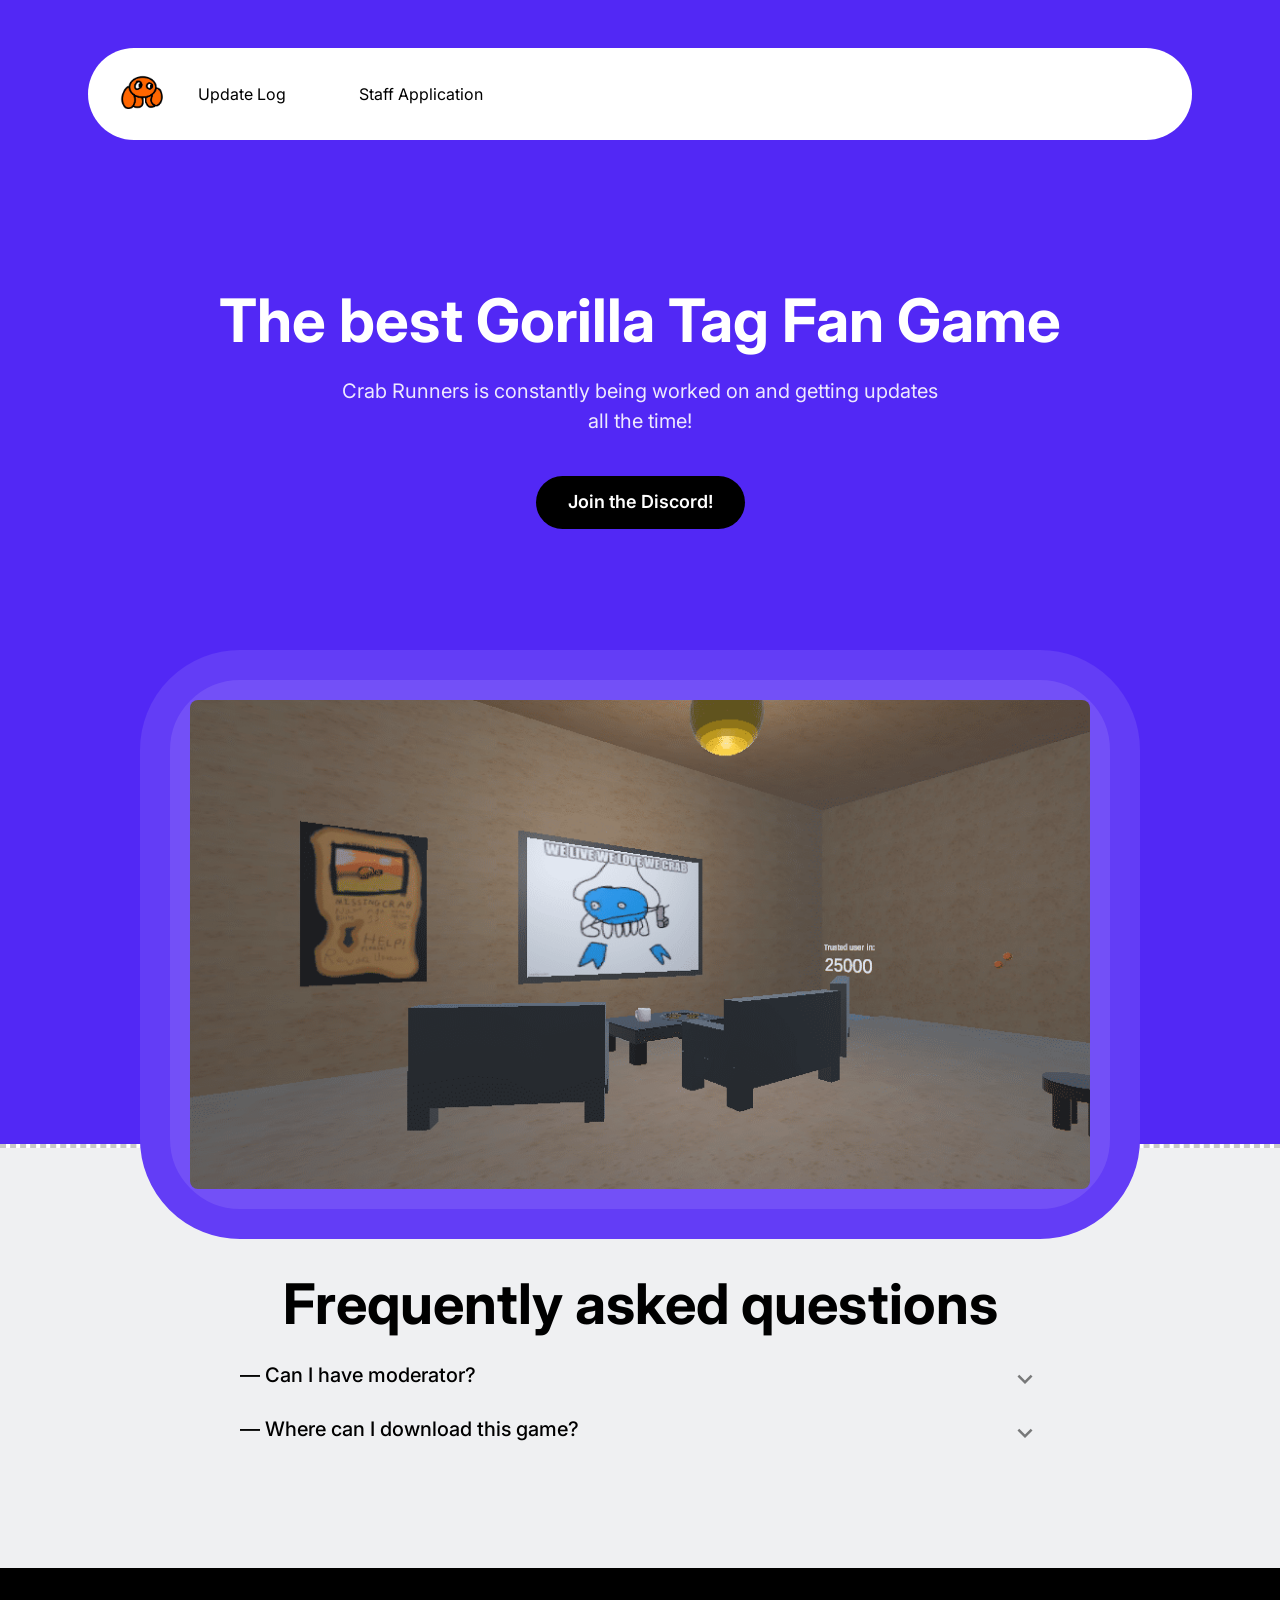
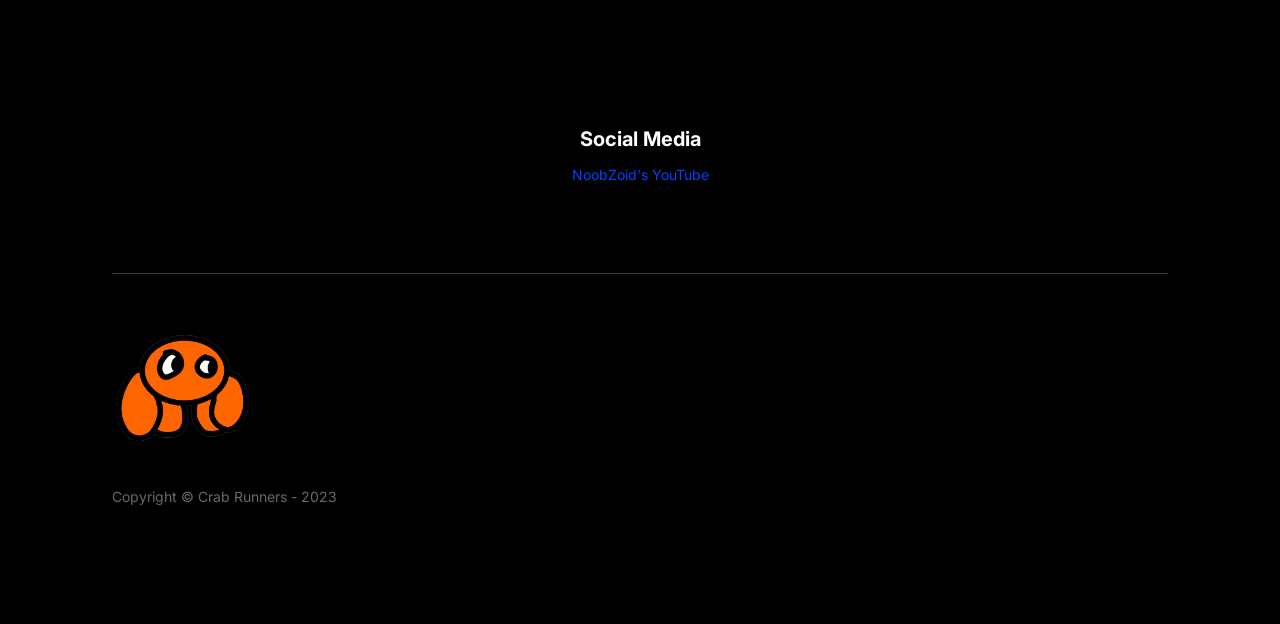
<file: index.html>
<!DOCTYPE html>
<html lang="en">
  <head>
    <title>Crab Runners</title>
    <meta property="og:title" content="Crab Runners" />
    <meta name="viewport" content="width=device-width, initial-scale=1.0" />
    <meta charset="utf-8" />
    <meta property="twitter:card" content="summary_large_image" />

    <style data-tag="reset-style-sheet">
      html {  line-height: 1.15;}body {  margin: 0;}* {  box-sizing: border-box;  border-width: 0;  border-style: solid;}p,li,ul,pre,div,h1,h2,h3,h4,h5,h6,figure,blockquote,figcaption {  margin: 0;  padding: 0;}button {  background-color: transparent;}button,input,optgroup,select,textarea {  font-family: inherit;  font-size: 100%;  line-height: 1.15;  margin: 0;}button,select {  text-transform: none;}button,[type="button"],[type="reset"],[type="submit"] {  -webkit-appearance: button;}button::-moz-focus-inner,[type="button"]::-moz-focus-inner,[type="reset"]::-moz-focus-inner,[type="submit"]::-moz-focus-inner {  border-style: none;  padding: 0;}button:-moz-focus,[type="button"]:-moz-focus,[type="reset"]:-moz-focus,[type="submit"]:-moz-focus {  outline: 1px dotted ButtonText;}a {  color: inherit;  text-decoration: inherit;}input {  padding: 2px 4px;}img {  display: block;}html { scroll-behavior: smooth  }
    </style>
    <style data-tag="default-style-sheet">
      html {
        font-family: Inter;
        font-size: 16px;
      }

      body {
        font-weight: 400;
        font-style:normal;
        text-decoration: none;
        text-transform: none;
        letter-spacing: normal;
        line-height: 1.15;
        color: var(--dl-color-gray-black);
        background-color: var(--dl-color-gray-white);

      }
    </style>
    <link
      rel="stylesheet"
      href="https://fonts.googleapis.com/css2?family=Inter:wght@100;200;300;400;500;600;700;800;900&amp;display=swap"
      data-tag="font"
    />
    <style>
       body::-webkit-scrollbar {
         width: 0.5em;
         z-index: 100;
         background-color:transparent;
       }


      body::-webkit-scrollbar-thumb {
         background-color:white;
         box-shadow:0 -100vh 0 100vh #5128f5;//magic
       }
    </style>
  </head>
  <body>
    <link rel="stylesheet" href="./style.css" />
    <div>
      <link href="./index.css" rel="stylesheet" />

      <div class="home-container">
        <section class="home-hero">
          <div class="home-menu">
            <div id="mobile-menu" class="home-mobile-navigation">
              <img
                alt="pastedImage"
                src="public/logos/untitled183-removebg-preview%20(2)-1500h.png"
                class="home-logo"
              />
              <div class="home-links">
                <a href="update-log.html" class="home-navlink Link">
                  Update Log
                </a>
                <a href="staff-application.html" class="home-navlink1 Link">
                  Staff Application
                </a>
              </div>
              <div id="close-mobile-menu" class="home-close-mobile-menu">
                <svg viewBox="0 0 804.5714285714286 1024" class="home-icon">
                  <path
                    d="M741.714 755.429c0 14.286-5.714 28.571-16 38.857l-77.714 77.714c-10.286 10.286-24.571 16-38.857 16s-28.571-5.714-38.857-16l-168-168-168 168c-10.286 10.286-24.571 16-38.857 16s-28.571-5.714-38.857-16l-77.714-77.714c-10.286-10.286-16-24.571-16-38.857s5.714-28.571 16-38.857l168-168-168-168c-10.286-10.286-16-24.571-16-38.857s5.714-28.571 16-38.857l77.714-77.714c10.286-10.286 24.571-16 38.857-16s28.571 5.714 38.857 16l168 168 168-168c10.286-10.286 24.571-16 38.857-16s28.571 5.714 38.857 16l77.714 77.714c10.286 10.286 16 24.571 16 38.857s-5.714 28.571-16 38.857l-168 168 168 168c10.286 10.286 16 24.571 16 38.857z"
                  ></path>
                </svg>
              </div>
            </div>
            <div class="home-desktop-navigation">
              <nav class="home-centered">
                <div class="home-left">
                  <img
                    alt="pastedImage"
                    src="public/logos/untitled183-removebg-preview%20(2)-1500h.png"
                    class="home-logo1"
                  />
                  <a href="update-log.html" class="home-navlink2">
                    <div class="home-links1">
                      <span class="Link">Update Log</span>
                    </div>
                  </a>
                  <a href="staff-application.html" class="home-navlink3">
                    <div class="home-links2">
                      <span class="Link">Staff Application</span>
                    </div>
                  </a>
                </div>
                <div class="home-right">
                  <div id="open-mobile-menu" class="home-burger-menu">
                    <img
                      alt="pastedImage"
                      src="public/pastedimage-yxbd.svg"
                      class="home-mobile-menu-button"
                    />
                  </div>
                </div>
              </nav>
            </div>
            <div>
              <div class="home-container2">
                <script>
                  /*
                  Mobile menu - Code Embed
                  */

                  // Mobile menu
                  const mobileMenu = document.querySelector('#mobile-menu')

                  // Buttons
                  const closeButton = document.querySelector('#close-mobile-menu')
                  const openButton = document.querySelector('#open-mobile-menu')

                  // On openButton click, set the mobileMenu position left to -100vw
                  openButton.addEventListener('click', function() {
                      mobileMenu.style.transform = 'translateX(0%)'
                  })

                  // On closeButton click, set the mobileMenu position to 0vw
                  closeButton.addEventListener('click', function() {
                      mobileMenu.style.transform = 'translateX(100%)'
                  })
                </script>
              </div>
            </div>
          </div>
          <header class="home-header">
            <h1 class="home-text02">The best Gorilla Tag Fan Game</h1>
            <p class="home-text03">
              <span>
                Crab Runners is constantly being worked on and getting updates
                all the time!
              </span>
              <br />
            </p>
            <a
              href="https://discord.gg/qR9wSbZszw"
              target="_blank"
              rel="noreferrer noopener"
              class="home-link"
            >
              <div class="home-get-started">
                <span class="home-text06">Join the Discord!</span>
              </div>
            </a>
          </header>
          <div class="home-dashboard-preview">
            <div class="home-outline">
              <img
                alt="pastedImage"
                src="public/GamePhotos/image_2023-09-30_110210720-1200h.png"
                loading="lazy"
                class="home-image"
              />
            </div>
          </div>
        </section>
        <section class="home-banners"></section>
        <section class="home-faq">
          <div class="home-heading">
            <span class="home-text07 title">Frequently asked questions</span>
          </div>
          <div class="home-accordion">
            <div data-faq="closed" class="accordionContainer">
              <div class="home-header1">
                <span class="home-text08">— Can I have moderator?</span>
                <svg viewBox="0 0 1024 1024" class="accordionIcon">
                  <path
                    d="M316 366l196 196 196-196 60 60-256 256-256-256z"
                  ></path>
                </svg>
              </div>
              <div class="accordionContent">
                <span class="home-text09">
                  You can join the Discord and apply, but don't ask for it!
                </span>
              </div>
            </div>
            <div class="accordionContainer">
              <div class="home-header2">
                <span class="home-text10">
                  — Where can I download this game?
                </span>
                <svg viewBox="0 0 1024 1024" class="accordionIcon">
                  <path
                    d="M316 366l196 196 196-196 60 60-256 256-256-256z"
                  ></path>
                </svg>
              </div>
              <div class="accordionContent">
                <a
                  href="https://www.meta.com/experiences/6450474335041918"
                  target="_blank"
                  rel="noreferrer noopener"
                  class="home-link1"
                >
                  <span>You can download this game on App Lab! Click</span>
                  <span class="home-text12">here</span>
                  <span>to download it.</span>
                </a>
              </div>
            </div>
          </div>
          <div>
            <div class="home-container4">
              <script>
                // Accordion - Code Embed

                const accordionContainers = document.querySelectorAll('.accordionContainer'); // All accordion containers
                const accordionContents = document.querySelectorAll('.accordionContent'); // All accordion content
                const accordionIcons = document.querySelectorAll('.accordionIcon'); // All accordion icons

                accordionContents.forEach((accordionContent) => {
                    accordionContent.style.display = 'none'; //Hides all accordion contents
                });

                accordionContainers.forEach((accordionContainer, index) => {
                    accordionContainer.addEventListener('click', () => {
                        accordionContents.forEach((accordionContent) => {
                            accordionContent.style.display = 'none'; //Hides all accordion contents
                        });

                        accordionIcons.forEach((accordionIcon) => {
                            accordionIcon.style.transform = 'rotate(0deg)'; // Resets all icon transforms to 0deg (default)
                        });

                        if (accordionContainer.classList.contains('accordion-open')) { // Checks if this container has class 'accordion-open'
                            accordionContainer.classList.remove('accordion-open'); // Removes class 'accordion-open'
                        } else {
                            accordionContainers.forEach((accordionContainer) => {
                                accordionContainer.classList.remove('accordion-open'); // Removes class 'accordion-open' from all containers
                            });

                            accordionContainer.classList.add('accordion-open'); // Adds class 'accordion-open' to this container
                            accordionContents[index].style.display = 'flex'; // Shows accordion content
                            accordionIcons[index].style.transform = 'rotate(180deg)'; // Rotates accordion icon 180deg
                        }
                    });
                });

                /*
                Here's what the above is doing:
                    1. Selects all accordion containers, contents, and icons
                    2. Hides all accordion contents
                    3. Adds an event listener to each accordion container
                    4. When an accordion container is clicked, it:
                        - Hides all accordion contents
                        - Resets all icon transforms to 0deg (default)
                        - Checks if this container has class 'accordion-open'
                            - If it does, it removes class 'accordion-open'
                            - If it doesn't, it:
                                - Removes class 'accordion-open' from all containers
                                - Adds class 'accordion-open' to this container
                                - Shows accordion content
                                - Rotates accordion icon 180deg
                */
              </script>
            </div>
          </div>
        </section>
        <footer class="home-footer">
          <div class="home-top">
            <div class="home-right1">
              <div class="home-category">
                <span class="home-text14">Social Media</span>
                <div class="home-links3">
                  <a
                    href="https://youtube.com/noobzoid"
                    target="_blank"
                    rel="noreferrer noopener"
                    class="home-link2"
                  >
                    NoobZoid's YouTube
                  </a>
                </div>
              </div>
            </div>
          </div>
          <div class="home-bottom">
            <img
              alt="pastedImage"
              src="public/logos/untitled183-removebg-preview%20(2)-1500h.png"
              class="home-branding"
            />
            <span class="home-text15">Copyright © Crab Runners - 2023</span>
          </div>
        </footer>
      </div>
    </div>
  </body>
</html>
</file>
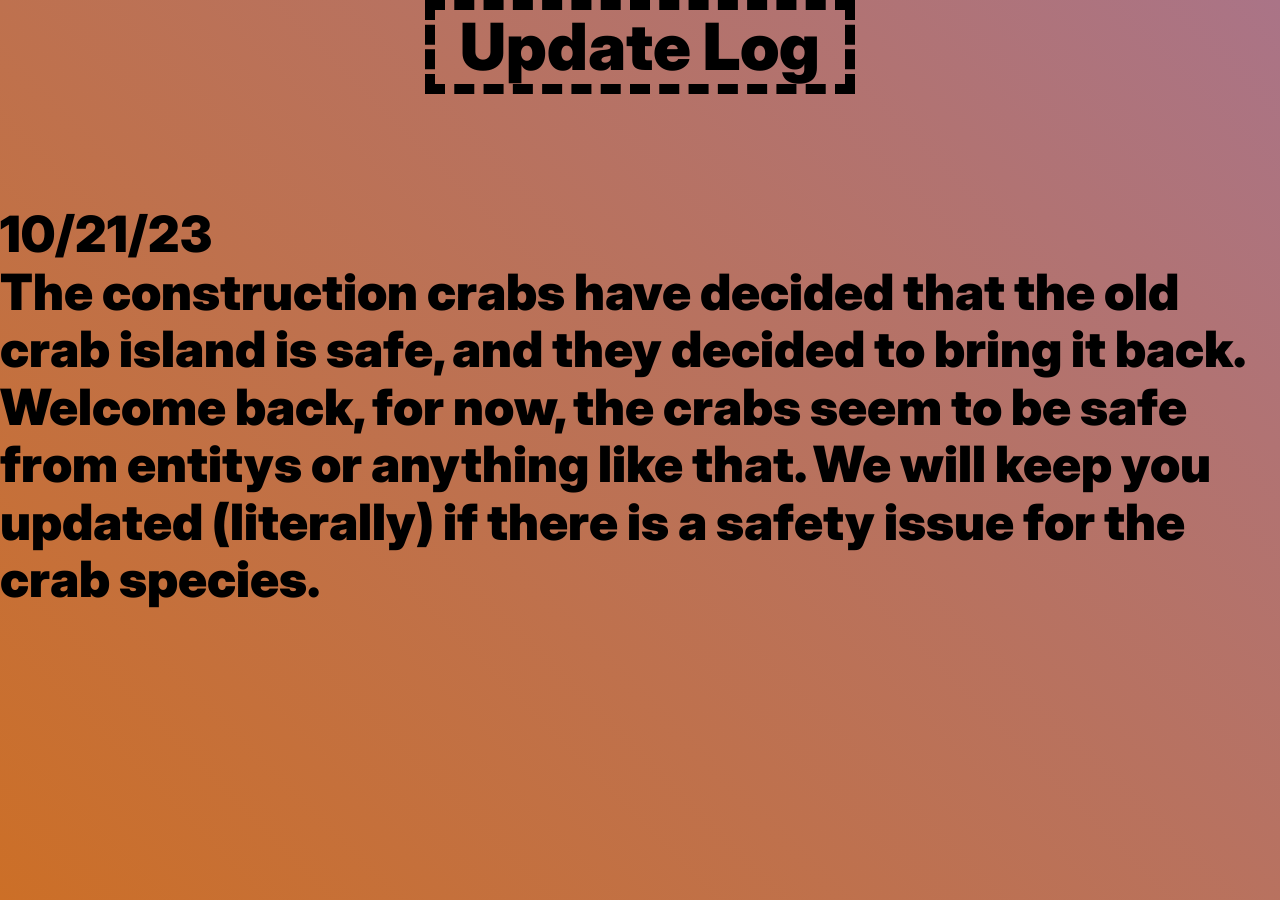
<file: update-log.html>
<!DOCTYPE html>
<html lang="en">
  <head>
    <title>Update-Log - Crab Runners</title>
    <meta property="og:title" content="Update-Log - Crab Runners" />
    <meta name="viewport" content="width=device-width, initial-scale=1.0" />
    <meta charset="utf-8" />
    <meta property="twitter:card" content="summary_large_image" />

    <style data-tag="reset-style-sheet">
      html {  line-height: 1.15;}body {  margin: 0;}* {  box-sizing: border-box;  border-width: 0;  border-style: solid;}p,li,ul,pre,div,h1,h2,h3,h4,h5,h6,figure,blockquote,figcaption {  margin: 0;  padding: 0;}button {  background-color: transparent;}button,input,optgroup,select,textarea {  font-family: inherit;  font-size: 100%;  line-height: 1.15;  margin: 0;}button,select {  text-transform: none;}button,[type="button"],[type="reset"],[type="submit"] {  -webkit-appearance: button;}button::-moz-focus-inner,[type="button"]::-moz-focus-inner,[type="reset"]::-moz-focus-inner,[type="submit"]::-moz-focus-inner {  border-style: none;  padding: 0;}button:-moz-focus,[type="button"]:-moz-focus,[type="reset"]:-moz-focus,[type="submit"]:-moz-focus {  outline: 1px dotted ButtonText;}a {  color: inherit;  text-decoration: inherit;}input {  padding: 2px 4px;}img {  display: block;}html { scroll-behavior: smooth  }
    </style>
    <style data-tag="default-style-sheet">
      html {
        font-family: Inter;
        font-size: 16px;
      }

      body {
        font-weight: 400;
        font-style:normal;
        text-decoration: none;
        text-transform: none;
        letter-spacing: normal;
        line-height: 1.15;
        color: var(--dl-color-gray-black);
        background-color: var(--dl-color-gray-white);

      }
    </style>
    <link
      rel="stylesheet"
      href="https://fonts.googleapis.com/css2?family=Inter:wght@100;200;300;400;500;600;700;800;900&amp;display=swap"
      data-tag="font"
    />
    <style>
       body::-webkit-scrollbar {
         width: 0.5em;
         z-index: 100;
         background-color:transparent;
       }


      body::-webkit-scrollbar-thumb {
         background-color:white;
         box-shadow:0 -100vh 0 100vh #5128f5;//magic
       }
    </style>
  </head>
  <body>
    <link rel="stylesheet" href="./style.css" />
    <div>
      <link href="./update-log.css" rel="stylesheet" />

      <div class="update-log-container">
        <h1 class="update-log-text">
          <span class="update-log-text1">Update Log</span>
          <br />
        </h1>
        <span class="update-log-text3">
          <span>10/21/23</span>
          <br />
          <span>
            The construction crabs have decided that the old crab island is
            safe, and they decided to bring it back. Welcome back, for now, the
            crabs seem to be safe from entitys or anything like that. We will
            keep you updated (literally) if there is a safety issue for the crab
            species.
          </span>
          <br />
        </span>
      </div>
    </div>
  </body>
</html>
</file>
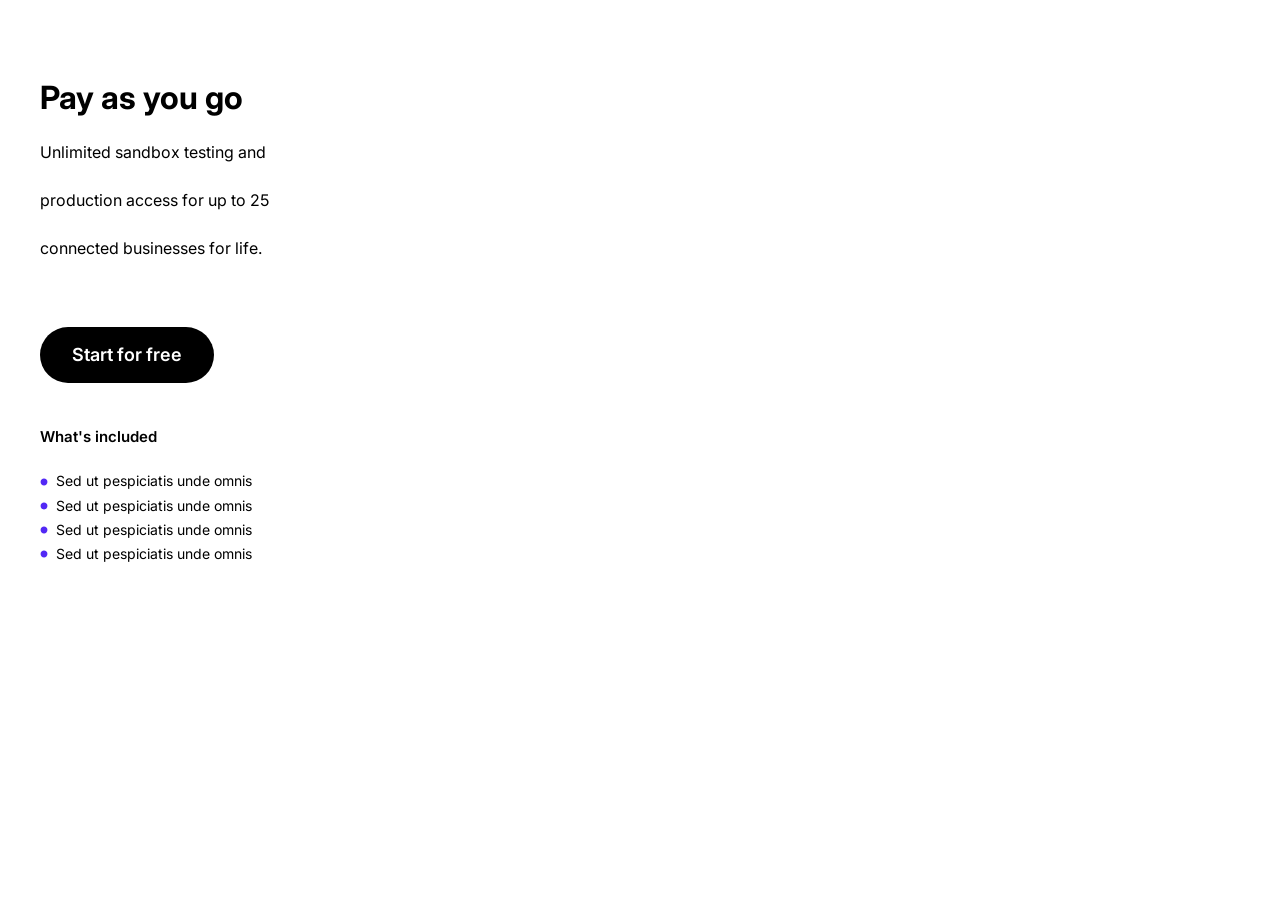
<file: components/card.html>
<!DOCTYPE html>
<html lang="en">
  <head>
    <title>Crab Runners</title>
    <meta name="viewport" content="width=device-width, initial-scale=1.0" />
    <meta charset="utf-8" />
    <meta property="twitter:card" content="summary_large_image" />

    <style data-tag="reset-style-sheet">
      html {  line-height: 1.15;}body {  margin: 0;}* {  box-sizing: border-box;  border-width: 0;  border-style: solid;}p,li,ul,pre,div,h1,h2,h3,h4,h5,h6,figure,blockquote,figcaption {  margin: 0;  padding: 0;}button {  background-color: transparent;}button,input,optgroup,select,textarea {  font-family: inherit;  font-size: 100%;  line-height: 1.15;  margin: 0;}button,select {  text-transform: none;}button,[type="button"],[type="reset"],[type="submit"] {  -webkit-appearance: button;}button::-moz-focus-inner,[type="button"]::-moz-focus-inner,[type="reset"]::-moz-focus-inner,[type="submit"]::-moz-focus-inner {  border-style: none;  padding: 0;}button:-moz-focus,[type="button"]:-moz-focus,[type="reset"]:-moz-focus,[type="submit"]:-moz-focus {  outline: 1px dotted ButtonText;}a {  color: inherit;  text-decoration: inherit;}input {  padding: 2px 4px;}img {  display: block;}html { scroll-behavior: smooth  }
    </style>
    <style data-tag="default-style-sheet">
      html {
        font-family: Inter;
        font-size: 16px;
      }

      body {
        font-weight: 400;
        font-style:normal;
        text-decoration: none;
        text-transform: none;
        letter-spacing: normal;
        line-height: 1.15;
        color: var(--dl-color-gray-black);
        background-color: var(--dl-color-gray-white);

      }
    </style>
    <link
      rel="stylesheet"
      href="https://fonts.googleapis.com/css2?family=Inter:wght@100;200;300;400;500;600;700;800;900&amp;display=swap"
      data-tag="font"
    />
    <style>
       body::-webkit-scrollbar {
         width: 0.5em;
         z-index: 100;
         background-color:transparent;
       }


      body::-webkit-scrollbar-thumb {
         background-color:white;
         box-shadow:0 -100vh 0 100vh #5128f5;//magic
       }
    </style>
  </head>
  <body>
    <link rel="stylesheet" href="../style.css" />
    <div>
      <link href="./card.css" rel="stylesheet" />
      <div class="card-card">
        <span class="card-text"><span>Pay as you go</span></span>
        <span class="card-text01">
          <span>Unlimited sandbox testing and</span>
          <br class="card-text03" />
          <br />
          <span>production access for up to 25</span>
          <br class="card-text06" />
          <br />
          <span>connected businesses for life.</span>
        </span>
        <div class="card-get-started">
          <span class="card-text09"><span>Start for free</span></span>
        </div>
        <span class="card-text10"><span>What's included</span></span>
        <div class="card-bullet-points">
          <div class="card-point">
            <svg viewBox="0 0 877.7142857142857 1024" class="card-icon">
              <path
                d="M877.714 512c0 242.286-196.571 438.857-438.857 438.857s-438.857-196.571-438.857-438.857 196.571-438.857 438.857-438.857 438.857 196.571 438.857 438.857z"
              ></path>
            </svg>
            <span class="card-text11">
              <span>Sed ut pespiciatis unde omnis</span>
            </span>
          </div>
          <div class="card-point1">
            <svg viewBox="0 0 877.7142857142857 1024" class="card-icon2">
              <path
                d="M877.714 512c0 242.286-196.571 438.857-438.857 438.857s-438.857-196.571-438.857-438.857 196.571-438.857 438.857-438.857 438.857 196.571 438.857 438.857z"
              ></path>
            </svg>
            <span class="card-text12">
              <span>Sed ut pespiciatis unde omnis</span>
            </span>
          </div>
          <div class="card-point2">
            <svg viewBox="0 0 877.7142857142857 1024" class="card-icon4">
              <path
                d="M877.714 512c0 242.286-196.571 438.857-438.857 438.857s-438.857-196.571-438.857-438.857 196.571-438.857 438.857-438.857 438.857 196.571 438.857 438.857z"
              ></path>
            </svg>
            <span class="card-text13">
              <span>Sed ut pespiciatis unde omnis</span>
            </span>
          </div>
          <div class="card-point3">
            <svg viewBox="0 0 877.7142857142857 1024" class="card-icon6">
              <path
                d="M877.714 512c0 242.286-196.571 438.857-438.857 438.857s-438.857-196.571-438.857-438.857 196.571-438.857 438.857-438.857 438.857 196.571 438.857 438.857z"
              ></path>
            </svg>
            <span class="card-text14">
              <span>Sed ut pespiciatis unde omnis</span>
            </span>
          </div>
        </div>
      </div>
    </div>
  </body>
</html>
</file>
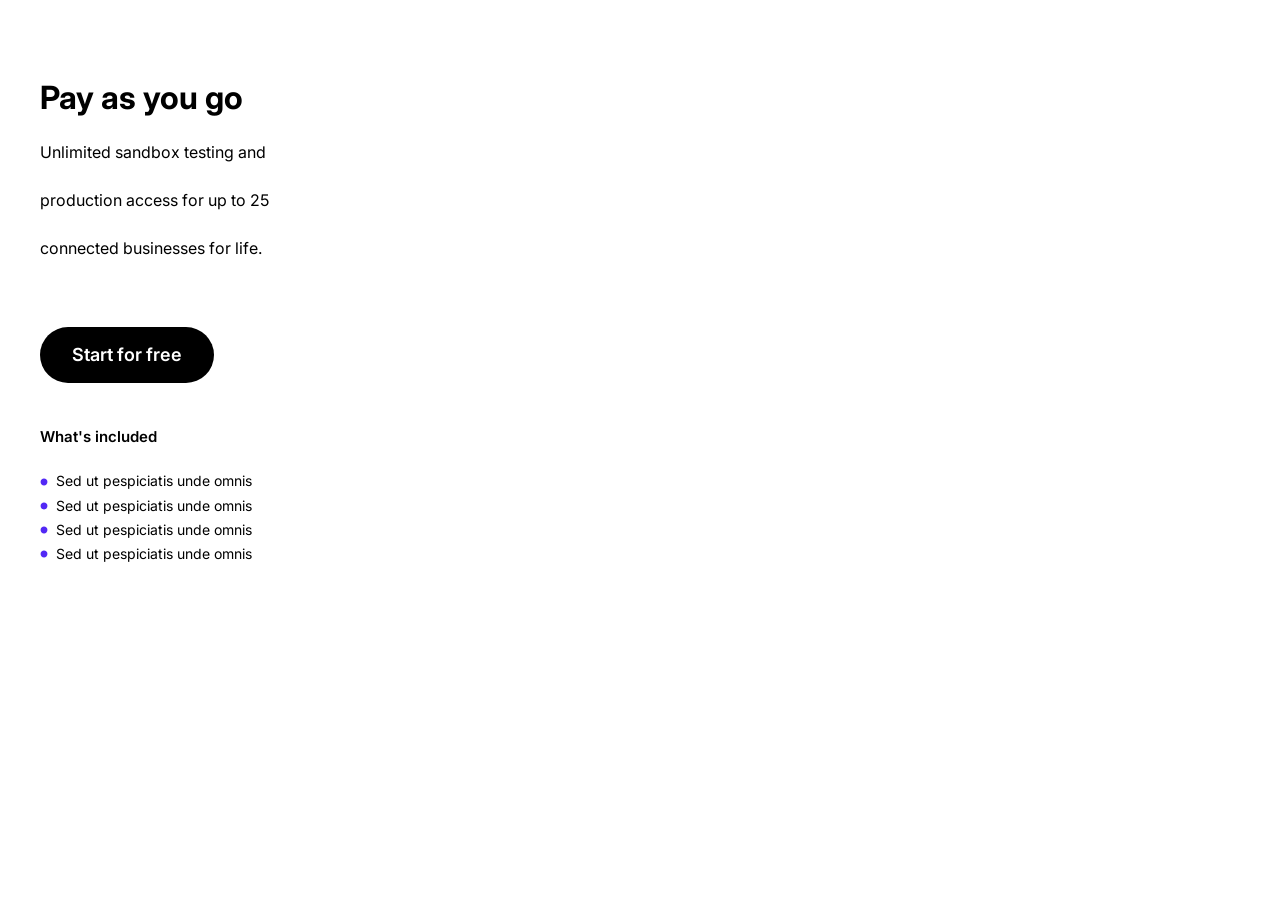
<file: crabrunnerswebsite/components/card.html>
<!DOCTYPE html>
<html lang="en">
  <head>
    <title>Active Online Software Page</title>
    <meta name="viewport" content="width=device-width, initial-scale=1.0" />
    <meta charset="utf-8" />
    <meta property="twitter:card" content="summary_large_image" />

    <style data-tag="reset-style-sheet">
      html {  line-height: 1.15;}body {  margin: 0;}* {  box-sizing: border-box;  border-width: 0;  border-style: solid;}p,li,ul,pre,div,h1,h2,h3,h4,h5,h6,figure,blockquote,figcaption {  margin: 0;  padding: 0;}button {  background-color: transparent;}button,input,optgroup,select,textarea {  font-family: inherit;  font-size: 100%;  line-height: 1.15;  margin: 0;}button,select {  text-transform: none;}button,[type="button"],[type="reset"],[type="submit"] {  -webkit-appearance: button;}button::-moz-focus-inner,[type="button"]::-moz-focus-inner,[type="reset"]::-moz-focus-inner,[type="submit"]::-moz-focus-inner {  border-style: none;  padding: 0;}button:-moz-focus,[type="button"]:-moz-focus,[type="reset"]:-moz-focus,[type="submit"]:-moz-focus {  outline: 1px dotted ButtonText;}a {  color: inherit;  text-decoration: inherit;}input {  padding: 2px 4px;}img {  display: block;}html { scroll-behavior: smooth  }
    </style>
    <style data-tag="default-style-sheet">
      html {
        font-family: Inter;
        font-size: 16px;
      }

      body {
        font-weight: 400;
        font-style:normal;
        text-decoration: none;
        text-transform: none;
        letter-spacing: normal;
        line-height: 1.15;
        color: var(--dl-color-gray-black);
        background-color: var(--dl-color-gray-white);

      }
    </style>
    <link
      rel="stylesheet"
      href="https://fonts.googleapis.com/css2?family=Inter:wght@100;200;300;400;500;600;700;800;900&amp;display=swap"
      data-tag="font"
    />
    <style>
       body::-webkit-scrollbar {
         width: 0.5em;
         z-index: 100;
         background-color:transparent;
       }


      body::-webkit-scrollbar-thumb {
         background-color:white;
         box-shadow:0 -100vh 0 100vh #5128f5;//magic
       }
    </style>
  </head>
  <body>
    <link rel="stylesheet" href="../style.css" />
    <div>
      <link href="./card.css" rel="stylesheet" />
      <div class="card-card">
        <span class="card-text"><span>Pay as you go</span></span>
        <span class="card-text01">
          <span>Unlimited sandbox testing and</span>
          <br class="card-text03" />
          <br />
          <span>production access for up to 25</span>
          <br class="card-text06" />
          <br />
          <span>connected businesses for life.</span>
        </span>
        <div class="card-get-started">
          <span class="card-text09"><span>Start for free</span></span>
        </div>
        <span class="card-text10"><span>What's included</span></span>
        <div class="card-bullet-points">
          <div class="card-point">
            <svg viewBox="0 0 877.7142857142857 1024" class="card-icon">
              <path
                d="M877.714 512c0 242.286-196.571 438.857-438.857 438.857s-438.857-196.571-438.857-438.857 196.571-438.857 438.857-438.857 438.857 196.571 438.857 438.857z"
              ></path>
            </svg>
            <span class="card-text11">
              <span>Sed ut pespiciatis unde omnis</span>
            </span>
          </div>
          <div class="card-point1">
            <svg viewBox="0 0 877.7142857142857 1024" class="card-icon2">
              <path
                d="M877.714 512c0 242.286-196.571 438.857-438.857 438.857s-438.857-196.571-438.857-438.857 196.571-438.857 438.857-438.857 438.857 196.571 438.857 438.857z"
              ></path>
            </svg>
            <span class="card-text12">
              <span>Sed ut pespiciatis unde omnis</span>
            </span>
          </div>
          <div class="card-point2">
            <svg viewBox="0 0 877.7142857142857 1024" class="card-icon4">
              <path
                d="M877.714 512c0 242.286-196.571 438.857-438.857 438.857s-438.857-196.571-438.857-438.857 196.571-438.857 438.857-438.857 438.857 196.571 438.857 438.857z"
              ></path>
            </svg>
            <span class="card-text13">
              <span>Sed ut pespiciatis unde omnis</span>
            </span>
          </div>
          <div class="card-point3">
            <svg viewBox="0 0 877.7142857142857 1024" class="card-icon6">
              <path
                d="M877.714 512c0 242.286-196.571 438.857-438.857 438.857s-438.857-196.571-438.857-438.857 196.571-438.857 438.857-438.857 438.857 196.571 438.857 438.857z"
              ></path>
            </svg>
            <span class="card-text14">
              <span>Sed ut pespiciatis unde omnis</span>
            </span>
          </div>
        </div>
      </div>
    </div>
  </body>
</html>
</file>
<file: style.css>
:root {
  --dl-color-gray-500: #595959;
  --dl-color-gray-700: #999999;
  --dl-color-gray-900: #D9D9D9;
  --dl-size-size-large: 144px;
  --dl-size-size-small: 48px;
  --dl-color-danger-300: #A22020;
  --dl-color-danger-500: #BF2626;
  --dl-color-danger-700: #E14747;
  --dl-color-gray-black: #000000;
  --dl-color-gray-white: #FFFFFF;
  --dl-size-size-medium: 96px;
  --dl-size-size-xlarge: 192px;
  --dl-size-size-xsmall: 16px;
  --dl-space-space-unit: 16px;
  --dl-color-primary-100: #003EB3;
  --dl-color-primary-300: #0074F0;
  --dl-color-primary-500: #14A9FF;
  --dl-color-primary-700: #85DCFF;
  --dl-color-success-300: #199033;
  --dl-color-success-500: #32A94C;
  --dl-color-success-700: #4CC366;
  --dl-size-size-xxlarge: 288px;
  --dl-size-size-maxwidth: 1400px;
  --dl-radius-radius-round: 50%;
  --dl-space-space-halfunit: 8px;
  --dl-space-space-sixunits: 96px;
  --dl-space-space-twounits: 32px;
  --dl-radius-radius-radius2: 2px;
  --dl-radius-radius-radius4: 4px;
  --dl-radius-radius-radius8: 8px;
  --dl-space-space-fiveunits: 80px;
  --dl-space-space-fourunits: 64px;
  --dl-color-template-blue-bg: #5228f5ff;
  --dl-space-space-sevenunits: 112px;
  --dl-space-space-threeunits: 48px;
  --dl-space-space-oneandhalfunits: 24px;
}
.button {
  color: var(--dl-color-gray-black);
  display: inline-block;
  padding: 0.5rem 1rem;
  border-color: var(--dl-color-gray-black);
  border-width: 1px;
  border-radius: 4px;
  background-color: var(--dl-color-gray-white);
}
.input {
  color: var(--dl-color-gray-black);
  cursor: auto;
  padding: 0.5rem 1rem;
  border-color: var(--dl-color-gray-black);
  border-width: 1px;
  border-radius: 4px;
  background-color: var(--dl-color-gray-white);
}
.textarea {
  color: var(--dl-color-gray-black);
  cursor: auto;
  padding: 0.5rem;
  border-color: var(--dl-color-gray-black);
  border-width: 1px;
  border-radius: 4px;
  background-color: var(--dl-color-gray-white);
}
.list {
  width: 100%;
  margin: 1em 0px 1em 0px;
  display: block;
  padding: 0px 0px 0px 1.5rem;
  list-style-type: none;
  list-style-position: outside;
}
.list-item {
  display: list-item;
}
.teleport-show {
  display: flex !important;
  transform: translateX(0)!important;
}
.Link {
  cursor: pointer;
  white-space: nowrap;
  margin-right: 40px;
}
.Link:hover {
  color: #5228F5;
}
.card {
  flex: 1;
  height: 100%;
  display: flex;
  position: relative;
  align-self: stretch;
  transition: 0.3s;
  padding-top: var(--dl-space-space-fiveunits);
  padding-left: var(--dl-space-space-oneandhalfunits);
  border-radius: 30px;
  padding-right: var(--dl-space-space-oneandhalfunits);
  flex-direction: column;
  padding-bottom: var(--dl-space-space-threeunits);
  background-color: #ffffff;
}
.card:hover {
  transform: scale(1.05);
}
.pill {
  display: flex;
  align-items: center;
  padding-top: var(--dl-space-space-twounits);
  padding-left: var(--dl-space-space-unit);
  border-radius: 200px;
  margin-bottom: var(--dl-space-space-threeunits);
  padding-right: var(--dl-space-space-twounits);
  flex-direction: column;
  padding-bottom: var(--dl-space-space-twounits);
  justify-content: center;
  background-color: #ffffff;
}
.testimonal {
  width: 100%;
  display: flex;
  max-width: 375px;
  align-items: flex-start;
  padding-top: var(--dl-space-space-fiveunits);
  padding-left: var(--dl-space-space-threeunits);
  border-radius: 50px;
  padding-right: var(--dl-space-space-threeunits);
  flex-direction: column;
  padding-bottom: var(--dl-space-space-threeunits);
  justify-content: center;
  background-color: #EFF0F2;
}
.accordionContainer {
  gap: 20px;
  fill: rgba(0, 0, 0, 0.5);
  color: var(--dl-color-gray-black);
  width: 100%;
  cursor: pointer;
  display: flex;
  max-width: 800px;
  transition: 0.3s;
  align-items: center;
  user-select: none;
  flex-direction: column;
  justify-content: space-between;
}
.accordionContainer:hover {
  color: rgba(0, 0, 0, 0.5);
}
.metrics {
  display: flex;
  align-items: center;
  flex-direction: column;
}
.title {
  font-size: 56px;
  text-align: center;
  font-weight: 700;
  line-height: 72px;
  margin-bottom: var(--dl-space-space-oneandhalfunits);
}
.sub-title {
  color: rgb(82, 40, 245);
  font-style: normal;
  font-weight: 600;
  margin-bottom: var(--dl-space-space-oneandhalfunits);
}
.template-button {
  color: white;
  cursor: pointer;
  display: flex;
  transition: 0.3s;
  align-items: center;
  padding-top: var(--dl-space-space-unit);
  padding-left: var(--dl-space-space-twounits);
  border-radius: 56px;
  margin-bottom: var(--dl-space-space-threeunits);
  padding-right: var(--dl-space-space-twounits);
  flex-direction: column;
  padding-bottom: var(--dl-space-space-unit);
  background-color: #000000;
}
.template-button:hover {
  color: black;
  background-color: #ffffff;
}

.accordionIcon {
  width: 30px;
  height: 30px;
}
.accordionContent {
  width: 100%;
  display: flex;
  user-select: text;
}
.Content {
  font-size: 16px;
  font-family: Inter;
  font-weight: 400;
  line-height: 1.15;
  text-transform: none;
  text-decoration: none;
}
.Heading {
  font-size: 32px;
  font-family: Inter;
  font-weight: 700;
  line-height: 1.15;
  text-transform: none;
  text-decoration: none;
}
@media(max-width: 991px) {
  .testimonal {
    padding-top: var(--dl-space-space-threeunits);
    padding-left: var(--dl-space-space-oneandhalfunits);
    padding-right: var(--dl-space-space-oneandhalfunits);
    padding-bottom: var(--dl-space-space-threeunits);
  }
  .template-button {
    margin-bottom: var(--dl-space-space-twounits);
  }
}
@media(max-width: 767px) {
  .card {
    padding-top: var(--dl-space-space-threeunits);
    margin-right: 0px;
    padding-bottom: var(--dl-space-space-threeunits);
  }
  .testimonal {
    max-width: 100%;
  }
  .title {
    font-size: 28px;
    line-height: 36px;
  }
}
@media(max-width: 479px) {
  .card {
    margin-right: 0px;
    margin-bottom: 0px;
  }
  .pill {
    width: 130px;
    height: 60px;
  }
  .title {
    font-size: 32px;
    line-height: 48px;
    margin-bottom: var(--dl-space-space-unit);
  }
  .template-button {
    padding-left: var(--dl-space-space-oneandhalfunits);
    padding-right: var(--dl-space-space-oneandhalfunits);
    background-color: var(--dl-color-gray-black);
  }
}
</file>
<file: index.css>
.home-container {
  width: 100%;
  display: flex;
  overflow: auto;
  min-height: 100vh;
  overflow-x: hidden;
  flex-direction: column;
}
.home-hero {
  width: 100%;
  height: 1144px;
  display: flex;
  align-items: center;
  padding-top: var(--dl-space-space-oneandhalfunits);
  padding-left: var(--dl-space-space-sevenunits);
  padding-right: var(--dl-space-space-sevenunits);
  flex-direction: column;
  background-color: #5228F5;
}
.home-menu {
  width: 100%;
  display: flex;
  align-items: center;
  flex-direction: column;
}
.home-mobile-navigation {
  top: 0px;
  flex: 0 0 auto;
  left: 0px;
  width: 100vw;
  height: 100vh;
  display: flex;
  z-index: 150;
  position: fixed;
  transform: translateX(100%);
  align-self: center;
  transition: transform 0.3s;
  align-items: flex-start;
  padding-top: var(--dl-space-space-twounits);
  padding-left: var(--dl-space-space-oneandhalfunits);
  padding-right: var(--dl-space-space-oneandhalfunits);
  flex-direction: column;
  background-color: var(--dl-color-gray-white);
}
.home-logo {
  width: 64px;
}
.home-links {
  gap: var(--dl-space-space-twounits);
  display: flex;
  margin-top: var(--dl-space-space-twounits);
  align-items: flex-start;
  flex-direction: column;
}
.home-navlink {
  text-decoration: none;
}
.home-navlink1 {
  text-decoration: none;
}
.home-close-mobile-menu {
  top: var(--dl-space-space-oneandhalfunits);
  right: var(--dl-space-space-oneandhalfunits);
  width: var(--dl-size-size-small);
  height: var(--dl-size-size-small);
  display: flex;
  position: absolute;
  align-items: center;
  flex-direction: column;
  justify-content: center;
}
.home-icon {
  width: 24px;
  height: 24px;
  display: flex;
}
.home-desktop-navigation {
  width: 100%;
  display: flex;
  margin-top: var(--dl-space-space-oneandhalfunits);
  align-items: center;
  flex-direction: column;
}
.home-centered {
  width: 100%;
  display: flex;
  max-width: 1200px;
  box-sizing: initial;
  align-items: center;
  padding-left: var(--dl-space-space-oneandhalfunits);
  border-radius: 50px;
  padding-right: var(--dl-space-space-oneandhalfunits);
  flex-direction: row;
  justify-content: space-between;
  background-color: #ffffff;
}
.home-left {
  height: 92px;
  display: flex;
  align-self: stretch;
  align-items: center;
  padding-top: 38px;
  flex-direction: row;
  padding-bottom: 38px;
}
.home-logo1 {
  width: 45px;
  height: 45px;
  margin-left: var(--dl-space-space-halfunit);
}
.home-navlink2 {
  display: contents;
}
.home-links1 {
  display: flex;
  align-items: center;
  margin-left: 33px;
  flex-direction: row;
  text-decoration: none;
}
.home-navlink3 {
  display: contents;
}
.home-links2 {
  display: flex;
  align-items: center;
  margin-left: 33px;
  flex-direction: row;
  text-decoration: none;
}
.home-right {
  height: 100%;
  display: flex;
  align-items: center;
  padding-top: var(--dl-space-space-oneandhalfunits);
  flex-direction: row;
  padding-bottom: var(--dl-space-space-oneandhalfunits);
}
.home-burger-menu {
  display: flex;
  align-items: center;
  flex-direction: row;
}
.home-mobile-menu-button {
  width: 40px;
  height: 40px;
  display: none;
}
.home-container2 {
  display: contents;
}
.home-header {
  display: flex;
  margin-top: 140px;
  align-items: center;
  flex-direction: column;
}
.home-text02 {
  color: rgb(255, 255, 255);
  font-size: 60px;
  font-style: normal;
  text-align: center;
  font-weight: 700;
  line-height: 80px;
}
.home-text03 {
  color: rgb(238, 233, 254);
  font-size: 20px;
  max-width: 600px;
  margin-top: 16px;
  text-align: center;
  line-height: 30px;
}
.home-link {
  display: contents;
}
.home-get-started {
  color: white;
  cursor: pointer;
  display: flex;
  margin-top: 40px;
  transition: 0.3s;
  align-items: center;
  padding-top: var(--dl-space-space-unit);
  padding-left: var(--dl-space-space-twounits);
  border-radius: 56px;
  padding-right: var(--dl-space-space-twounits);
  flex-direction: column;
  padding-bottom: var(--dl-space-space-unit);
  text-decoration: none;
  background-color: #000000;
}
.home-get-started:hover {
  color: black;
  background-color: #ffffff;
}
.home-text06 {
  font-size: 18px;
  font-style: normal;
  font-weight: 600;
}
.home-dashboard-preview {
  top: 650px;
  display: flex;
  position: absolute;
  align-items: center;
  border-color: #633df6;
  border-width: 30px;
  border-radius: 100px;
  flex-direction: column;
  background-color: #633df6;
}
.home-outline {
  display: flex;
  align-items: center;
  border-color: #7350f7;
  border-width: 20px;
  border-radius: 70px;
  flex-direction: column;
  background-color: #7350f7;
}
.home-image {
  width: 900px;
  z-index: 10;
  user-select: none;
  border-radius: var(--dl-radius-radius-radius8);
}
.home-banners {
  width: 100%;
  border: 2px dashed rgba(120, 120, 120, 0.4);
  display: flex;
  align-items: center;
  flex-direction: column;
}
.home-faq {
  width: 100%;
  display: flex;
  padding: 120px;
  align-items: center;
  flex-direction: column;
  padding-bottom: 120px;
  justify-content: center;
  background-color: #EFF0F2;
}
.home-heading {
  width: 100%;
  display: flex;
  align-items: center;
  user-select: none;
  flex-direction: column;
}
.home-text07 {
  text-align: center;
}
.home-accordion {
  gap: var(--dl-space-space-oneandhalfunits);
  width: 100%;
  display: flex;
  max-width: 1200px;
  align-items: center;
  flex-direction: column;
  justify-content: center;
}
.home-header1 {
  width: 100%;
  display: flex;
  justify-content: space-between;
}
.home-text08 {
  width: 100%;
  font-size: 20px;
  max-width: 760px;
  font-style: normal;
  font-weight: 500;
}
.home-text09 {
  width: 100%;
  max-width: 760px;
  line-height: 24px;
}
.home-header2 {
  width: 100%;
  display: flex;
  justify-content: space-between;
}
.home-text10 {
  width: 100%;
  font-size: 20px;
  max-width: 760px;
  font-style: normal;
  font-weight: 500;
}
.home-link1 {
  width: 100%;
  max-width: 760px;
  line-height: 24px;
  text-decoration: none;
}
.home-text12 {
  color: #027dff;
}
.home-container4 {
  display: contents;
}
.home-footer {
  width: 100%;
  display: flex;
  position: relative;
  align-items: center;
  padding-top: var(--dl-space-space-sevenunits);
  padding-left: var(--dl-space-space-sevenunits);
  padding-right: var(--dl-space-space-sevenunits);
  flex-direction: column;
  padding-bottom: var(--dl-space-space-sevenunits);
  background-color: #000000;
}
.home-top {
  width: 100%;
  height: 194px;
  display: flex;
  max-width: 1200px;
  border-color: #3B3B3B;
  flex-direction: column;
  padding-bottom: var(--dl-space-space-fiveunits);
  justify-content: space-between;
  border-bottom-width: 1px;
}
.home-right1 {
  gap: var(--dl-space-space-fiveunits);
  display: flex;
  flex-wrap: wrap;
  margin-top: var(--dl-space-space-threeunits);
  align-items: flex-start;
  flex-direction: row;
  justify-content: center;
}
.home-category {
  width: 337px;
  height: 257px;
  display: flex;
  flex-direction: column;
}
.home-text14 {
  color: rgb(255, 255, 255);
  font-size: 20px;
  align-self: center;
  font-style: normal;
  font-weight: 700;
  margin-bottom: var(--dl-space-space-unit);
}
.home-links3 {
  gap: var(--dl-space-space-unit);
  display: flex;
  align-items: flex-start;
  flex-direction: column;
}
.home-link2 {
  color: #0044ff;
  font-size: 14px;
  align-self: center;
  text-decoration: none;
}
.home-bottom {
  width: 100%;
  display: flex;
  max-width: 1200px;
  margin-top: var(--dl-space-space-threeunits);
  align-items: flex-start;
  user-select: none;
  flex-direction: column;
}
.home-branding {
  width: var(--dl-size-size-large);
  margin-bottom: var(--dl-space-space-unit);
}
.home-text15 {
  color: rgb(104, 104, 104);
  font-size: 14px;
  line-height: 30px;
}
@media(max-width: 991px) {
  .home-hero {
    padding-left: var(--dl-space-space-oneandhalfunits);
    padding-right: var(--dl-space-space-oneandhalfunits);
  }
  .home-close-mobile-menu {
    align-items: center;
    justify-content: center;
  }
  .home-desktop-navigation {
    padding-left: var(--dl-space-space-oneandhalfunits);
    padding-right: var(--dl-space-space-oneandhalfunits);
  }
  .home-centered {
    height: 60px;
    padding-left: 10px;
    padding-right: 10px;
  }
  .home-left {
    position: relative;
    margin-left: var(--dl-space-space-halfunit);
  }
  .home-logo1 {
    top: 0px;
    left: -18px;
    width: 64px;
    height: 65px;
    position: absolute;
  }
  .home-links1 {
    display: none;
  }
  .home-links2 {
    display: none;
  }
  .home-mobile-menu-button {
    display: flex;
  }
  .home-header {
    width: 100%;
    max-width: 1200px;
  }
  .home-image {
    width: 100%;
  }
  .home-accordion {
    width: 100%;
    max-width: 1200px;
  }
  .home-footer {
    padding: var(--dl-space-space-sixunits);
  }
  .home-top {
    flex-direction: column;
  }
  .home-right1 {
    gap: var(--dl-space-space-twounits);
    flex-direction: column;
  }
  .home-links3 {
    gap: var(--dl-space-space-unit);
  }
  .home-branding {
    width: var(--dl-size-size-medium);
    margin-bottom: var(--dl-space-space-halfunit);
  }
  .home-text15 {
    font-size: 12px;
    line-height: 25px;
    margin-bottom: 0px;
  }
}
@media(max-width: 767px) {
  .home-hero {
    height: 620px;
    position: relative;
    padding-bottom: 180px;
    background-color: var(--dl-color-template-blue-bg);
  }
  .home-desktop-navigation {
    padding-left: 0px;
    padding-right: 0px;
  }
  .home-centered {
    padding-left: 0px;
    padding-right: 0px;
  }
  .home-left {
    position: relative;
    margin-left: var(--dl-space-space-unit);
  }
  .home-logo1 {
    top: 3px;
    left: -9px;
    height: 57px;
    position: absolute;
  }
  .home-right {
    margin-right: var(--dl-space-space-unit);
  }
  .home-header {
    height: 100%;
    margin-top: var(--dl-space-space-fourunits);
    justify-content: center;
  }
  .home-text02 {
    color: rgb(255, 255, 255);
    font-size: 32px;
    font-style: normal;
    font-weight: 700;
    line-height: 36px;
  }
  .home-text03 {
    color: rgb(238, 233, 254);
    font-size: 16px;
    margin-top: var(--dl-space-space-unit);
    line-height: 24px;
  }
  .home-get-started {
    margin-top: var(--dl-space-space-twounits);
  }
  .home-dashboard-preview {
    left: 54px;
    width: 90%;
    bottom: -193px;
    position: static;
    border-width: 10px;
    border-radius: 45px;
  }
  .home-outline {
    border-width: 10px;
    border-radius: 35px;
  }
  .home-image {
    width: 100%;
  }
  .home-faq {
    padding: var(--dl-space-space-fourunits);
  }
  .home-heading {
    width: 100%;
  }
  .home-text07 {
    font-size: 36px;
    line-height: 36px;
  }
  .home-footer {
    padding-top: var(--dl-space-space-fourunits);
    padding-left: var(--dl-space-space-twounits);
    padding-right: var(--dl-space-space-twounits);
  }
}
@media(max-width: 479px) {
  .home-hero {
    padding-bottom: 160px;
  }
  .home-logo {
    margin-left: 0px;
  }
  .home-icon {
    align-items: center;
    justify-content: center;
  }
  .home-left {
    position: relative;
  }
  .home-logo1 {
    top: 2px;
    left: -13px;
    width: 72px;
    height: 62px;
    position: absolute;
    align-self: flex-end;
  }
  .home-text03 {
    color: #EEE9FE;
  }
  .home-get-started {
    width: 100%;
  }
  .home-dashboard-preview {
    top: 500px;
  }
  .home-footer {
    padding-left: var(--dl-space-space-unit);
    padding-right: var(--dl-space-space-unit);
  }
}
</file>
<file: update-log.css>
.update-log-container {
  width: 100%;
  display: flex;
  overflow: auto;
  min-height: 100vh;
  align-items: center;
  flex-direction: column;
  background-image: linear-gradient(225deg, rgb(170, 116, 135) 0.00%,rgb(204, 111, 39) 100.00%);
}
.update-log-text {
  width: 430px;
  height: 94px;
  font-size: 65px;
  text-align: center;
  border-color: var(--dl-color-gray-black);
  border-style: dashed;
  border-width: 10px;
}
.update-log-text1 {
  font-style: normal;
  font-weight: 900;
}
.update-log-text3 {
  font-size: 50px;
  font-style: normal;
  font-weight: 900;
  padding-top: var(--dl-space-space-sevenunits);
}
@media(max-width: 479px) {
  .update-log-text {
    width: 320px;
    height: 166px;
  }
}
</file>
<file: components/card.css>
.card-card {
  flex: 1;
  height: 100%;
  display: flex;
  position: relative;
  align-items: flex-start;
  padding-top: var(--dl-space-space-fiveunits);
  padding-left: 40px;
  border-radius: 50px;
  padding-right: 40px;
  flex-direction: column;
  padding-bottom: var(--dl-space-space-fiveunits);
  justify-content: flex-start;
  background-color: #ffffff;
}
.card-text {
  font-size: 32px;
  font-style: normal;
  font-weight: 700;
  margin-bottom: 23px;
}
.card-text01 {
  color: rgb(0, 0, 0);
  line-height: 24px;
  margin-bottom: 67px;
}
.card-text03 {
  color: #000000;
}
.card-text06 {
  color: #000000;
}
.card-get-started {
  color: white;
  cursor: pointer;
  display: flex;
  transition: 0.3s;
  align-items: center;
  padding-top: 18px;
  padding-left: 32px;
  border-radius: 56px;
  margin-bottom: 40px;
  padding-right: 32px;
  flex-direction: column;
  padding-bottom: 18px;
  background-color: #000000;
}
.card-get-started:hover {
  color: black;
  background-color: #ffffff;
}
.card-text09 {
  font-size: 18px;
  font-style: normal;
  font-weight: 600;
}
.card-text10 {
  font-size: 15px;
  font-style: normal;
  font-weight: 600;
  line-height: 27px;
  margin-bottom: 23px;
}
.card-bullet-points {
  display: flex;
  align-items: flex-start;
  flex-direction: column;
}
.card-point {
  display: flex;
  align-items: center;
  margin-bottom: 8px;
  flex-direction: row;
}
.card-icon {
  fill: #5228F5;
  width: 8px;
  height: 8px;
}
.card-text11 {
  font-size: 14px;
  font-style: normal;
  font-weight: 400;
  margin-left: 8px;
}
.card-point1 {
  display: flex;
  align-items: center;
  margin-bottom: 8px;
  flex-direction: row;
}
.card-icon2 {
  fill: #5228F5;
  width: 8px;
  height: 8px;
}
.card-text12 {
  font-size: 14px;
  font-style: normal;
  font-weight: 400;
  margin-left: 8px;
}
.card-point2 {
  display: flex;
  align-items: center;
  margin-bottom: 8px;
  flex-direction: row;
}
.card-icon4 {
  fill: #5228F5;
  width: 8px;
  height: 8px;
}
.card-text13 {
  font-size: 14px;
  font-style: normal;
  font-weight: 400;
  margin-left: 8px;
}
.card-point3 {
  display: flex;
  align-items: center;
  margin-bottom: 8px;
  flex-direction: row;
}
.card-icon6 {
  fill: #5228F5;
  width: 8px;
  height: 8px;
}
.card-text14 {
  font-size: 14px;
  font-style: normal;
  font-weight: 400;
  margin-left: 8px;
}
@media(max-width: 991px) {
  .card-card {
    width: 100%;
    align-items: flex-start;
  }
}
</file>
<file: crabrunnerswebsite/style.css>
:root {
  --dl-color-gray-500: #595959;
  --dl-color-gray-700: #999999;
  --dl-color-gray-900: #D9D9D9;
  --dl-size-size-large: 144px;
  --dl-size-size-small: 48px;
  --dl-color-danger-300: #A22020;
  --dl-color-danger-500: #BF2626;
  --dl-color-danger-700: #E14747;
  --dl-color-gray-black: #000000;
  --dl-color-gray-white: #FFFFFF;
  --dl-size-size-medium: 96px;
  --dl-size-size-xlarge: 192px;
  --dl-size-size-xsmall: 16px;
  --dl-space-space-unit: 16px;
  --dl-color-primary-100: #003EB3;
  --dl-color-primary-300: #0074F0;
  --dl-color-primary-500: #14A9FF;
  --dl-color-primary-700: #85DCFF;
  --dl-color-success-300: #199033;
  --dl-color-success-500: #32A94C;
  --dl-color-success-700: #4CC366;
  --dl-size-size-xxlarge: 288px;
  --dl-size-size-maxwidth: 1400px;
  --dl-radius-radius-round: 50%;
  --dl-space-space-halfunit: 8px;
  --dl-space-space-sixunits: 96px;
  --dl-space-space-twounits: 32px;
  --dl-radius-radius-radius2: 2px;
  --dl-radius-radius-radius4: 4px;
  --dl-radius-radius-radius8: 8px;
  --dl-space-space-fiveunits: 80px;
  --dl-space-space-fourunits: 64px;
  --dl-color-template-blue-bg: #5228f5ff;
  --dl-space-space-sevenunits: 112px;
  --dl-space-space-threeunits: 48px;
  --dl-space-space-oneandhalfunits: 24px;
}
.button {
  color: var(--dl-color-gray-black);
  display: inline-block;
  padding: 0.5rem 1rem;
  border-color: var(--dl-color-gray-black);
  border-width: 1px;
  border-radius: 4px;
  background-color: var(--dl-color-gray-white);
}
.input {
  color: var(--dl-color-gray-black);
  cursor: auto;
  padding: 0.5rem 1rem;
  border-color: var(--dl-color-gray-black);
  border-width: 1px;
  border-radius: 4px;
  background-color: var(--dl-color-gray-white);
}
.textarea {
  color: var(--dl-color-gray-black);
  cursor: auto;
  padding: 0.5rem;
  border-color: var(--dl-color-gray-black);
  border-width: 1px;
  border-radius: 4px;
  background-color: var(--dl-color-gray-white);
}
.list {
  width: 100%;
  margin: 1em 0px 1em 0px;
  display: block;
  padding: 0px 0px 0px 1.5rem;
  list-style-type: none;
  list-style-position: outside;
}
.list-item {
  display: list-item;
}
.teleport-show {
  display: flex !important;
  transform: translateX(0)!important;
}
.Link {
  cursor: pointer;
  white-space: nowrap;
  margin-right: 40px;
}
.Link:hover {
  color: #5228F5;
}
.card {
  flex: 1;
  height: 100%;
  display: flex;
  position: relative;
  align-self: stretch;
  transition: 0.3s;
  padding-top: var(--dl-space-space-fiveunits);
  padding-left: var(--dl-space-space-oneandhalfunits);
  border-radius: 30px;
  padding-right: var(--dl-space-space-oneandhalfunits);
  flex-direction: column;
  padding-bottom: var(--dl-space-space-threeunits);
  background-color: #ffffff;
}
.card:hover {
  transform: scale(1.05);
}
.pill {
  display: flex;
  align-items: center;
  padding-top: var(--dl-space-space-twounits);
  padding-left: var(--dl-space-space-unit);
  border-radius: 200px;
  margin-bottom: var(--dl-space-space-threeunits);
  padding-right: var(--dl-space-space-twounits);
  flex-direction: column;
  padding-bottom: var(--dl-space-space-twounits);
  justify-content: center;
  background-color: #ffffff;
}
.testimonal {
  width: 100%;
  display: flex;
  max-width: 375px;
  align-items: flex-start;
  padding-top: var(--dl-space-space-fiveunits);
  padding-left: var(--dl-space-space-threeunits);
  border-radius: 50px;
  padding-right: var(--dl-space-space-threeunits);
  flex-direction: column;
  padding-bottom: var(--dl-space-space-threeunits);
  justify-content: center;
  background-color: #EFF0F2;
}
.accordionContainer {
  gap: 20px;
  fill: rgba(0, 0, 0, 0.5);
  color: var(--dl-color-gray-black);
  width: 100%;
  cursor: pointer;
  display: flex;
  max-width: 800px;
  transition: 0.3s;
  align-items: center;
  user-select: none;
  flex-direction: column;
  justify-content: space-between;
}
.accordionContainer:hover {
  color: rgba(0, 0, 0, 0.5);
}
.metrics {
  display: flex;
  align-items: center;
  flex-direction: column;
}
.title {
  font-size: 56px;
  text-align: center;
  font-weight: 700;
  line-height: 72px;
  margin-bottom: var(--dl-space-space-oneandhalfunits);
}
.sub-title {
  color: rgb(82, 40, 245);
  font-style: normal;
  font-weight: 600;
  margin-bottom: var(--dl-space-space-oneandhalfunits);
}
.template-button {
  color: white;
  cursor: pointer;
  display: flex;
  transition: 0.3s;
  align-items: center;
  padding-top: var(--dl-space-space-unit);
  padding-left: var(--dl-space-space-twounits);
  border-radius: 56px;
  margin-bottom: var(--dl-space-space-threeunits);
  padding-right: var(--dl-space-space-twounits);
  flex-direction: column;
  padding-bottom: var(--dl-space-space-unit);
  background-color: #000000;
}
.template-button:hover {
  color: black;
  background-color: #ffffff;
}

.accordionIcon {
  width: 30px;
  height: 30px;
}
.accordionContent {
  width: 100%;
  display: flex;
  user-select: text;
}
.Content {
  font-size: 16px;
  font-family: Inter;
  font-weight: 400;
  line-height: 1.15;
  text-transform: none;
  text-decoration: none;
}
.Heading {
  font-size: 32px;
  font-family: Inter;
  font-weight: 700;
  line-height: 1.15;
  text-transform: none;
  text-decoration: none;
}
@media(max-width: 991px) {
  .testimonal {
    padding-top: var(--dl-space-space-threeunits);
    padding-left: var(--dl-space-space-oneandhalfunits);
    padding-right: var(--dl-space-space-oneandhalfunits);
    padding-bottom: var(--dl-space-space-threeunits);
  }
  .template-button {
    margin-bottom: var(--dl-space-space-twounits);
  }
}
@media(max-width: 767px) {
  .card {
    padding-top: var(--dl-space-space-threeunits);
    margin-right: 0px;
    padding-bottom: var(--dl-space-space-threeunits);
  }
  .testimonal {
    max-width: 100%;
  }
  .title {
    font-size: 28px;
    line-height: 36px;
  }
}
@media(max-width: 479px) {
  .card {
    margin-right: 0px;
    margin-bottom: 0px;
  }
  .pill {
    width: 130px;
    height: 60px;
  }
  .title {
    font-size: 32px;
    line-height: 48px;
    margin-bottom: var(--dl-space-space-unit);
  }
  .template-button {
    padding-left: var(--dl-space-space-oneandhalfunits);
    padding-right: var(--dl-space-space-oneandhalfunits);
    background-color: var(--dl-color-gray-black);
  }
}
</file>
<file: crabrunnerswebsite/components/card.css>
.card-card {
  flex: 1;
  height: 100%;
  display: flex;
  position: relative;
  align-items: flex-start;
  padding-top: var(--dl-space-space-fiveunits);
  padding-left: 40px;
  border-radius: 50px;
  padding-right: 40px;
  flex-direction: column;
  padding-bottom: var(--dl-space-space-fiveunits);
  justify-content: flex-start;
  background-color: #ffffff;
}
.card-text {
  font-size: 32px;
  font-style: normal;
  font-weight: 700;
  margin-bottom: 23px;
}
.card-text01 {
  color: rgb(0, 0, 0);
  line-height: 24px;
  margin-bottom: 67px;
}
.card-text03 {
  color: #000000;
}
.card-text06 {
  color: #000000;
}
.card-get-started {
  color: white;
  cursor: pointer;
  display: flex;
  transition: 0.3s;
  align-items: center;
  padding-top: 18px;
  padding-left: 32px;
  border-radius: 56px;
  margin-bottom: 40px;
  padding-right: 32px;
  flex-direction: column;
  padding-bottom: 18px;
  background-color: #000000;
}
.card-get-started:hover {
  color: black;
  background-color: #ffffff;
}
.card-text09 {
  font-size: 18px;
  font-style: normal;
  font-weight: 600;
}
.card-text10 {
  font-size: 15px;
  font-style: normal;
  font-weight: 600;
  line-height: 27px;
  margin-bottom: 23px;
}
.card-bullet-points {
  display: flex;
  align-items: flex-start;
  flex-direction: column;
}
.card-point {
  display: flex;
  align-items: center;
  margin-bottom: 8px;
  flex-direction: row;
}
.card-icon {
  fill: #5228F5;
  width: 8px;
  height: 8px;
}
.card-text11 {
  font-size: 14px;
  font-style: normal;
  font-weight: 400;
  margin-left: 8px;
}
.card-point1 {
  display: flex;
  align-items: center;
  margin-bottom: 8px;
  flex-direction: row;
}
.card-icon2 {
  fill: #5228F5;
  width: 8px;
  height: 8px;
}
.card-text12 {
  font-size: 14px;
  font-style: normal;
  font-weight: 400;
  margin-left: 8px;
}
.card-point2 {
  display: flex;
  align-items: center;
  margin-bottom: 8px;
  flex-direction: row;
}
.card-icon4 {
  fill: #5228F5;
  width: 8px;
  height: 8px;
}
.card-text13 {
  font-size: 14px;
  font-style: normal;
  font-weight: 400;
  margin-left: 8px;
}
.card-point3 {
  display: flex;
  align-items: center;
  margin-bottom: 8px;
  flex-direction: row;
}
.card-icon6 {
  fill: #5228F5;
  width: 8px;
  height: 8px;
}
.card-text14 {
  font-size: 14px;
  font-style: normal;
  font-weight: 400;
  margin-left: 8px;
}
@media(max-width: 991px) {
  .card-card {
    width: 100%;
    align-items: flex-start;
  }
}
</file>
